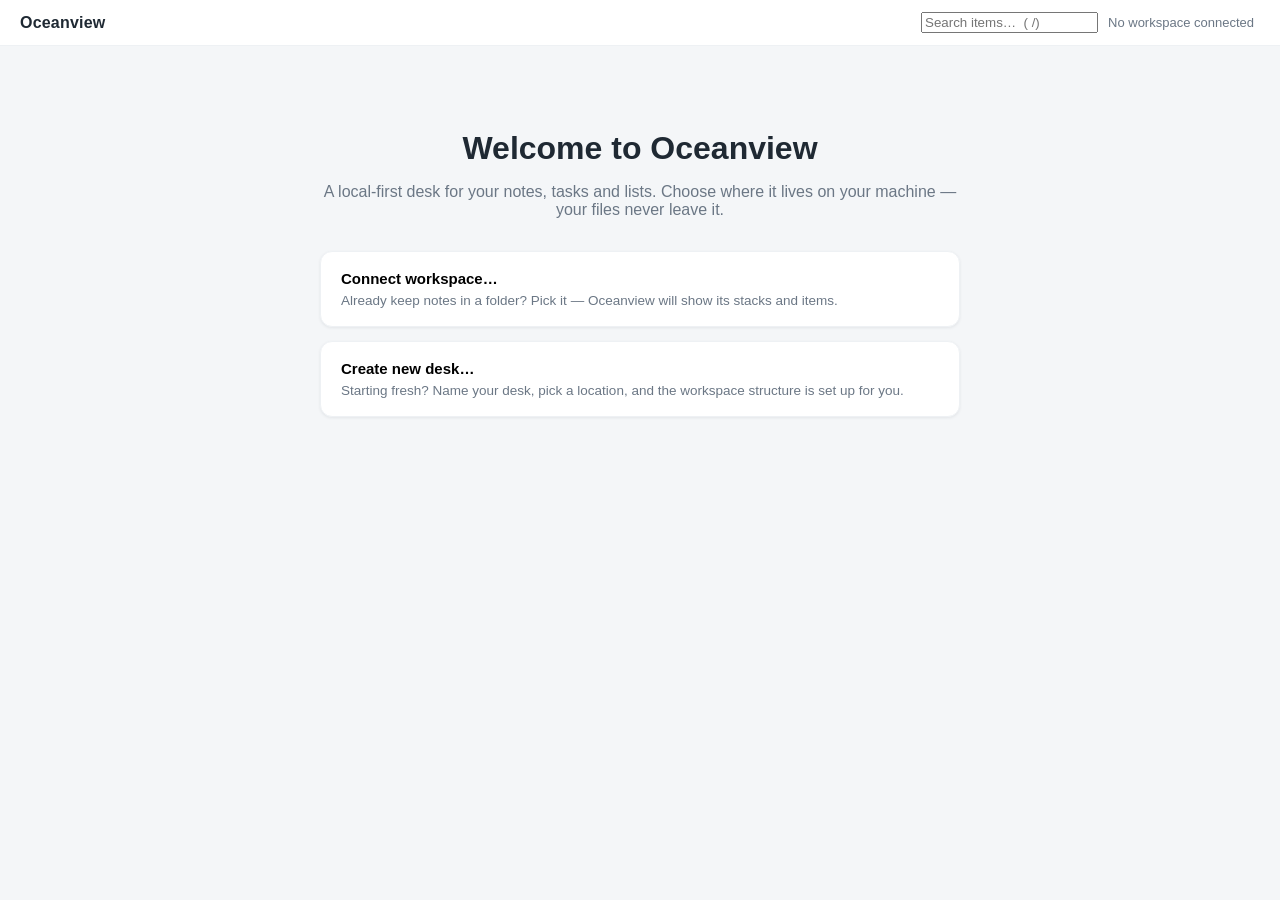
<file: index.html>
<!doctype html>
<html lang="en">
<head>
  <meta charset="utf-8">
  <meta name="viewport" content="width=device-width, initial-scale=1">
  <title>Oceanview</title>
  <link rel="stylesheet" href="styles.css">
  <link rel="manifest" href="manifest.webmanifest">
  <link rel="icon" href="icons/icon.svg" type="image/svg+xml">
</head>
<body>
  <header class="topbar">
    <div class="brand">Oceanview</div>
    <div class="toolbar">
      <span id="search-mount"></span>
      <button id="btn-scene" class="btn subtle hidden">Scene: off</button>
      <button id="btn-trash" class="btn subtle hidden">Trash</button>
      <span id="ws-status" class="ws-status">No workspace connected</span>
      <button id="btn-connect" class="btn primary hidden">Connect workspace…</button>
      <button id="btn-restore" class="btn hidden">Restore access…</button>
      <button id="btn-disconnect" class="btn subtle hidden">Disconnect</button>
    </div>
  </header>
  <main id="desk" class="desk"></main>
<canvas id="scene-canvas" class="scene-canvas hidden"></canvas>
  <div id="scene-vignette" class="scene-vignette"></div>
  <div id="err-overlay" style="display:none;position:fixed;right:16px;bottom:16px;max-width:520px;background:#3a1d1d;color:#ffd7d7;padding:14px 18px;border-radius:12px;font:12.5px/1.5 -apple-system,sans-serif;white-space:pre-wrap;z-index:9999;box-shadow:0 8px 30px rgba(0,0,0,.35);">
    <div id="err-text"></div>
    <button id="err-close" style="margin-top:8px;border:none;border-radius:8px;padding:4px 10px;cursor:pointer;">Dismiss</button>
  </div>
  <script>
    // Cache reset (self-service): /?reset=1 unregisters the service worker and
    // clears its caches, then reloads the clean app. Workspace data (IndexedDB
    // handle, files) is untouched.
    (function () {
      if (!new URLSearchParams(location.search).has('reset')) return;
      (async () => {
        try {
          const regs = await navigator.serviceWorker?.getRegistrations?.() ?? [];
          await Promise.all(regs.map((r) => r.unregister()));
          const keys = await caches?.keys?.() ?? [];
          await Promise.all(keys.map((k) => caches.delete(k)));
        } catch (e) {
          console.warn('reset failed', e);
        }
        location.replace(location.pathname);
      })();
    })();
    (function () {
      const box = document.getElementById('err-overlay');
      const text = document.getElementById('err-text');
      document.getElementById('err-close').addEventListener('click', () => { box.style.display = 'none'; });
      function show(msg) {
        box.style.display = 'block';
        text.textContent = 'Runtime error:\n' + msg;
      }
      window.addEventListener('error', (e) => show(e.message || String(e.error || 'unknown')));
      window.addEventListener('unhandledrejection', (e) => show(String(e.reason?.stack || e.reason || 'unhandled rejection')));
    })();
  </script>
  <script type="importmap">
    { "imports": { "three": "./vendor/three/three.module.js" } }
  </script>
  <script type="module" src="src/main.js"></script>
</body>
</html>
</file>
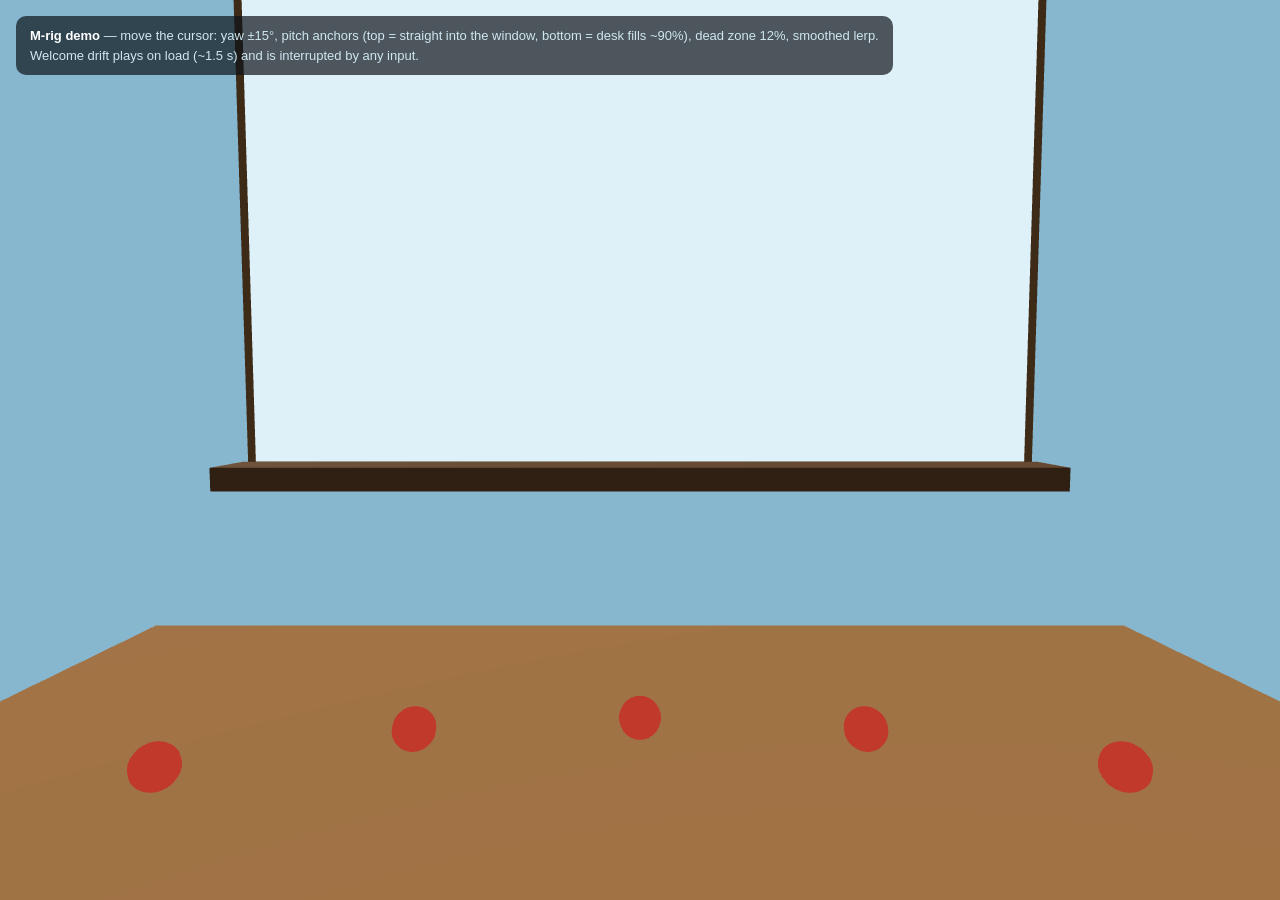
<file: m-rig.html>
<!doctype html>
<html lang="en">
<head>
  <meta charset="utf-8">
  <meta name="viewport" content="width=device-width, initial-scale=1">
  <title>Oceanview — M-rig camera demo</title>
  <style>
    body { margin: 0; overflow: hidden; background: #0e141a; font-family: -apple-system, sans-serif; }
    canvas { display: block; width: 100vw; height: 100vh; }
    .hud {
      position: fixed; left: 16px; top: 16px; color: #cfe6ef; font-size: 13px;
      background: rgba(14, 20, 26, 0.7); padding: 10px 14px; border-radius: 10px; line-height: 1.5;
    }
    .hud b { color: #fff; }
  </style>
</head>
<body>
  <canvas id="stage"></canvas>
  <div id="err" style="display:none;position:fixed;left:50%;top:50%;transform:translate(-50%,-50%);max-width:70vw;background:#3a1d1d;color:#ffd7d7;padding:16px 20px;border-radius:12px;font:13px/1.5 -apple-system,sans-serif;white-space:pre-wrap;"></div>
  <script>
    window.addEventListener('error', (e) => {
      const box = document.getElementById('err');
      box.style.display = 'block';
      box.textContent = 'Scene failed to load:\n' + (e.message || e.error?.message || e.error || 'unknown error');
    });
  </script>
  <div class="hud">
    <b>M-rig demo</b> — move the cursor: yaw ±15°, pitch anchors (top = straight into the window, bottom = desk fills ~90%), dead zone 12%, smoothed lerp.<br>
    Welcome drift plays on load (~1.5 s) and is interrupted by any input.
  </div>
  <script type="module">
    import * as THREE from '../vendor/three/three.module.js';
    import { createCameraRig } from '../src/visual/camera-rig.js';

    const canvas = document.getElementById('stage');
    const renderer = new THREE.WebGLRenderer({ canvas, antialias: true });
    renderer.setPixelRatio(Math.min(window.devicePixelRatio, 2));

    const scene = new THREE.Scene();
    scene.background = new THREE.Color(0x87b7cf);

    // Reference markers: window (far), windowsill, desk (near).
    const windowPane = new THREE.Mesh(
      new THREE.PlaneGeometry(1.4, 0.96),
      new THREE.MeshBasicMaterial({ color: 0xdff1f8 }),
    );
    windowPane.position.set(0, 1.45, -0.62);
    scene.add(windowPane);
    const frame = new THREE.Mesh(
      new THREE.BoxGeometry(1.46, 1.02, 0.05),
      new THREE.MeshStandardMaterial({ color: 0x8a6a4a }),
    );
    frame.position.set(0, 1.45, -0.68);
    scene.add(frame);
    // Windowsill between the window and the desk (future trinkets live here).
    const sill = new THREE.Mesh(
      new THREE.BoxGeometry(1.44, 0.04, 0.12),
      new THREE.MeshStandardMaterial({ color: 0x6f5540, roughness: 0.6 }),
    );
    sill.position.set(0, 0.95, -0.55);
    scene.add(sill);
    const desk = new THREE.Mesh(
      new THREE.BoxGeometry(1.4, 0.08, 1.12),
      new THREE.MeshStandardMaterial({ color: 0xb28a5f }),
    );
    desk.position.set(0, 0.72, 0.28);
    scene.add(desk);
    // Stacks on a semicircle around the viewer: left/right are as close as center.
    for (let i = 0; i < 5; i++) {
      const marker = new THREE.Mesh(
        new THREE.SphereGeometry(0.02, 16, 16),
        new THREE.MeshBasicMaterial({ color: 0xc0392b }),
      );
      const t = i / 4;
      const angle = (-30 + t * 60) * (Math.PI / 180);
      marker.position.set(Math.sin(angle) * 0.8, 0.79, 0.95 - Math.cos(angle) * 0.8);
      scene.add(marker);
    }

    scene.add(new THREE.HemisphereLight(0xfff2e0, 0x6b5a48, 1.0));
    const sun = new THREE.DirectionalLight(0xffe6c0, 1.7);
    sun.position.set(-1.0, 2.0, -0.8);
    scene.add(sun);

    const camera = new THREE.PerspectiveCamera(55, 2, 0.02, 40);
    camera.position.set(0, 1.18, 0.95);
    camera.lookAt(0, 1.18, 0);

    const rig = createCameraRig({ camera, domElement: canvas });
    rig.attach();

    function resize() {
      renderer.setSize(window.innerWidth, window.innerHeight, false);
      camera.aspect = window.innerWidth / window.innerHeight;
      camera.updateProjectionMatrix();
    }
    window.addEventListener('resize', resize);
    resize();

    function loop(now) {
      rig.tick(now);
      renderer.render(scene, camera);
      requestAnimationFrame(loop);
    }
    requestAnimationFrame(loop);
  </script>
</body>
</html>
</file>
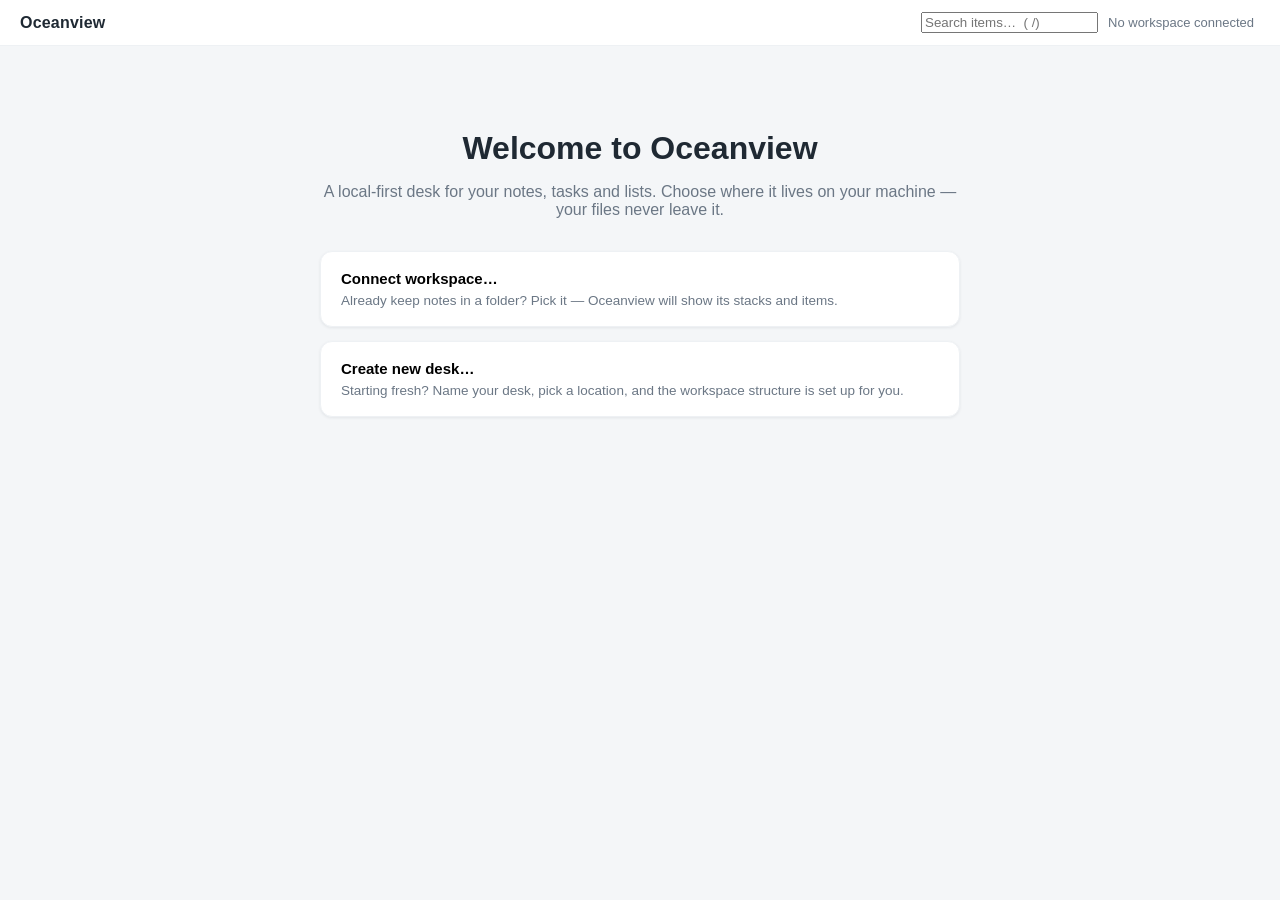
<file: reset.html>
<!doctype html>
<html lang="en">
<head>
  <meta charset="utf-8">
  <meta name="viewport" content="width=device-width, initial-scale=1">
  <title>Oceanview — cache reset</title>
  <style>
    body { font: 14px/1.5 -apple-system, sans-serif; background: #f4f6f8; color: #1f2933; display: grid; place-items: center; height: 100vh; margin: 0; }
    .card { background: #fff; border-radius: 12px; box-shadow: 0 4px 16px rgba(31,41,51,.08); padding: 28px 32px; max-width: 420px; text-align: center; }
    h1 { font-size: 18px; margin: 0 0 8px; }
    p { color: #616e7c; margin: 0 0 12px; }
    code { background: #eef1f4; border-radius: 6px; padding: 2px 6px; }
  </style>
</head>
<body>
  <div class="card">
    <h1>Resetting Oceanview cache…</h1>
    <p id="status">Unregistering the service worker and clearing caches.</p>
    <p><small>Your workspace folder connection is kept.</small></p>
  </div>
  <script>
    // This page is intentionally never precached: it must always reach the
    // network so it can rescue a stale service worker / cache combination.
    (async () => {
      const status = document.getElementById('status');
      const done = [];
      try {
        if ('serviceWorker' in navigator) {
          const regs = await navigator.serviceWorker.getRegistrations();
          await Promise.all(regs.map((r) => r.unregister()));
          done.push(`unregistered ${regs.length} service worker(s)`);
        }
      } catch (e) {
        done.push('SW unregister failed: ' + e.message);
      }
      try {
        const keys = await caches.keys();
        await Promise.all(keys.map((k) => caches.delete(k)));
        done.push(`cleared ${keys.length} cache(s)`);
      } catch (e) {
        done.push('cache clear failed: ' + e.message);
      }
      status.textContent = done.join(' · ') + ' — reloading…';
      setTimeout(() => location.replace('/?fresh=' + Date.now()), 600);
    })();
  </script>
</body>
</html>
</file>
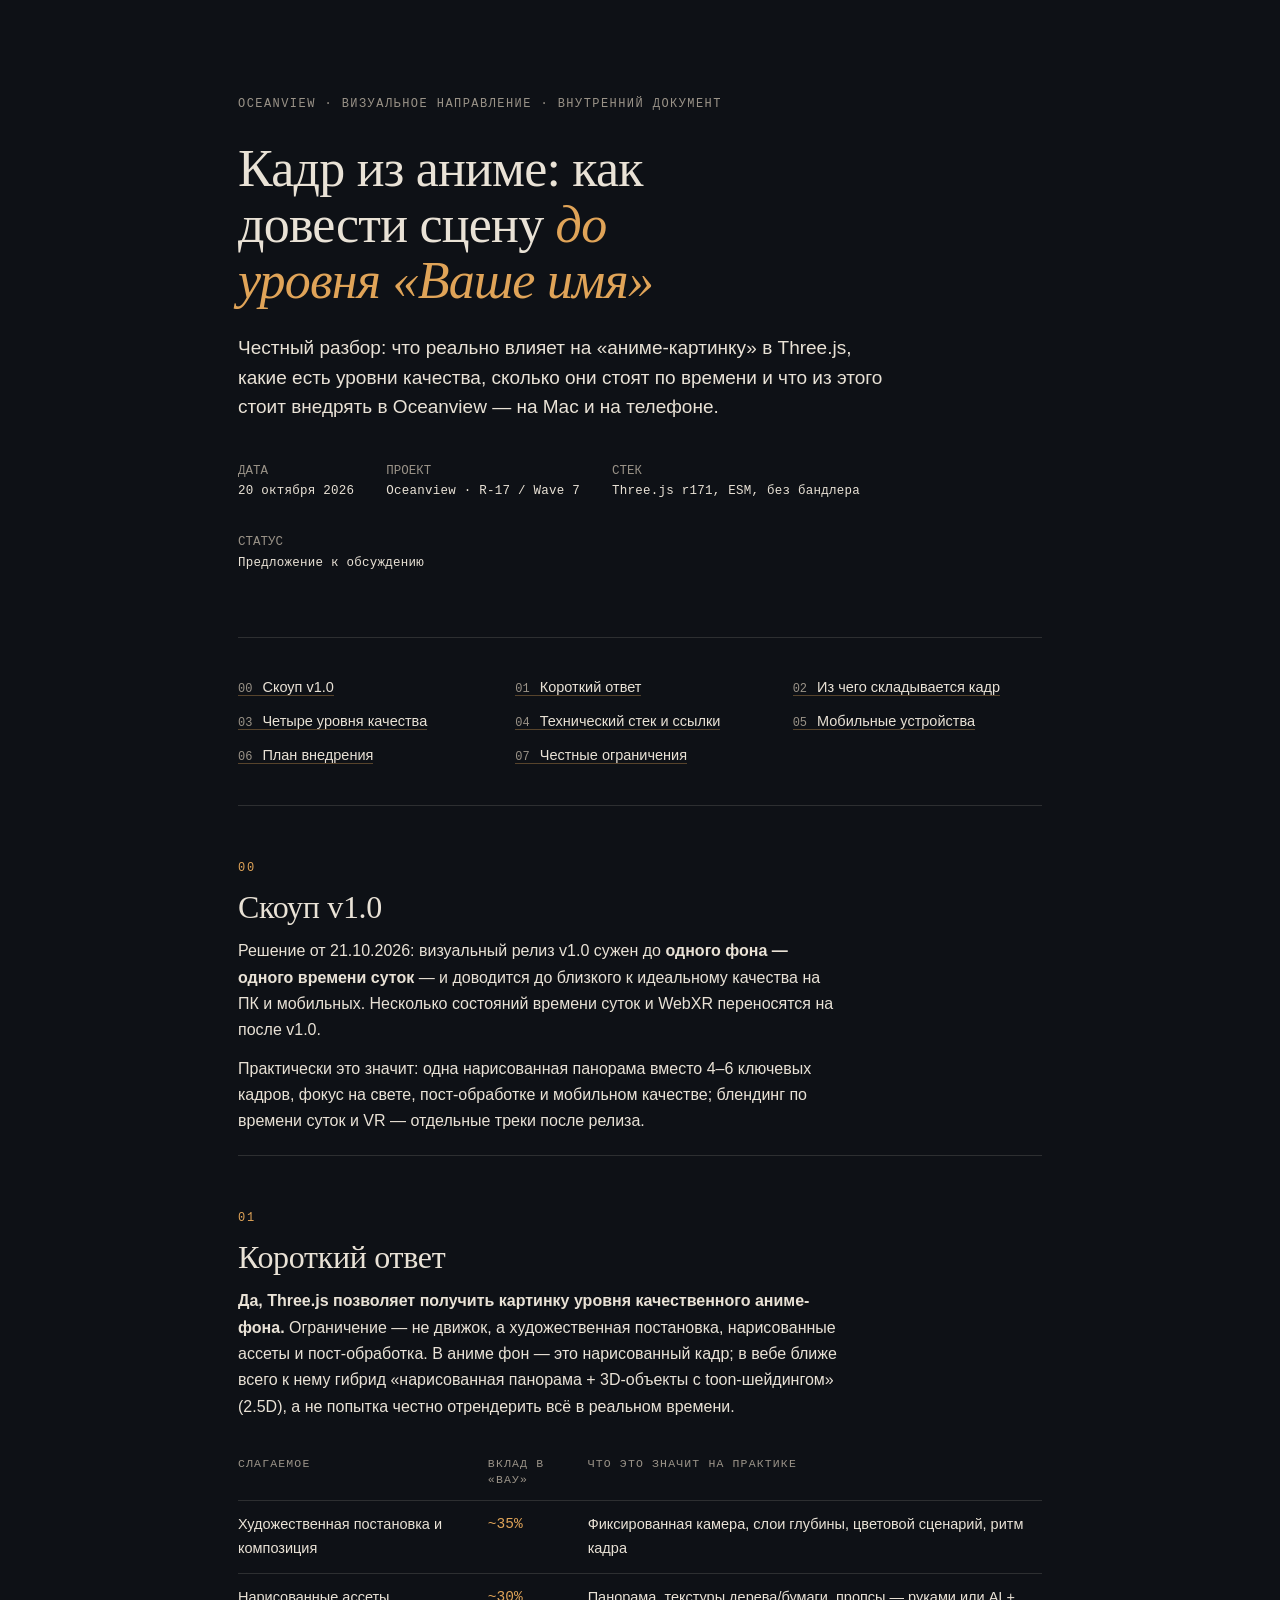
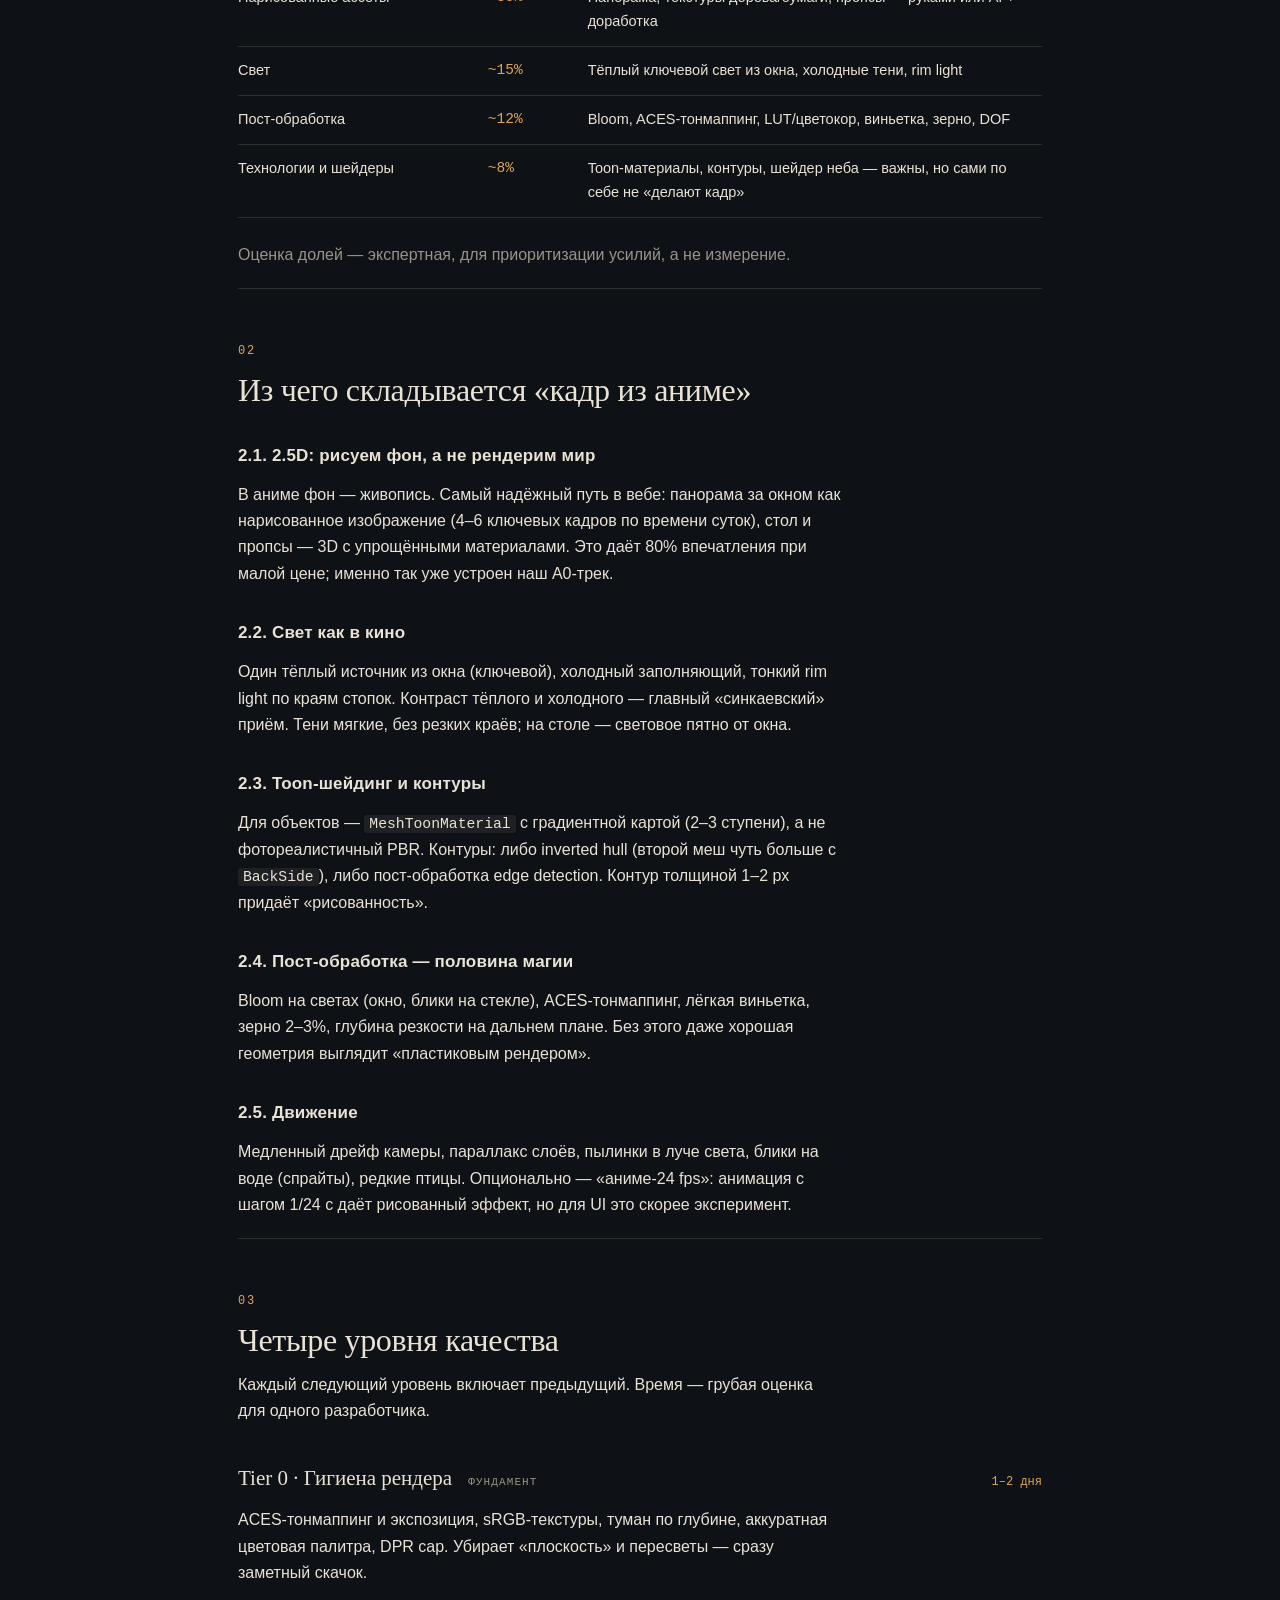
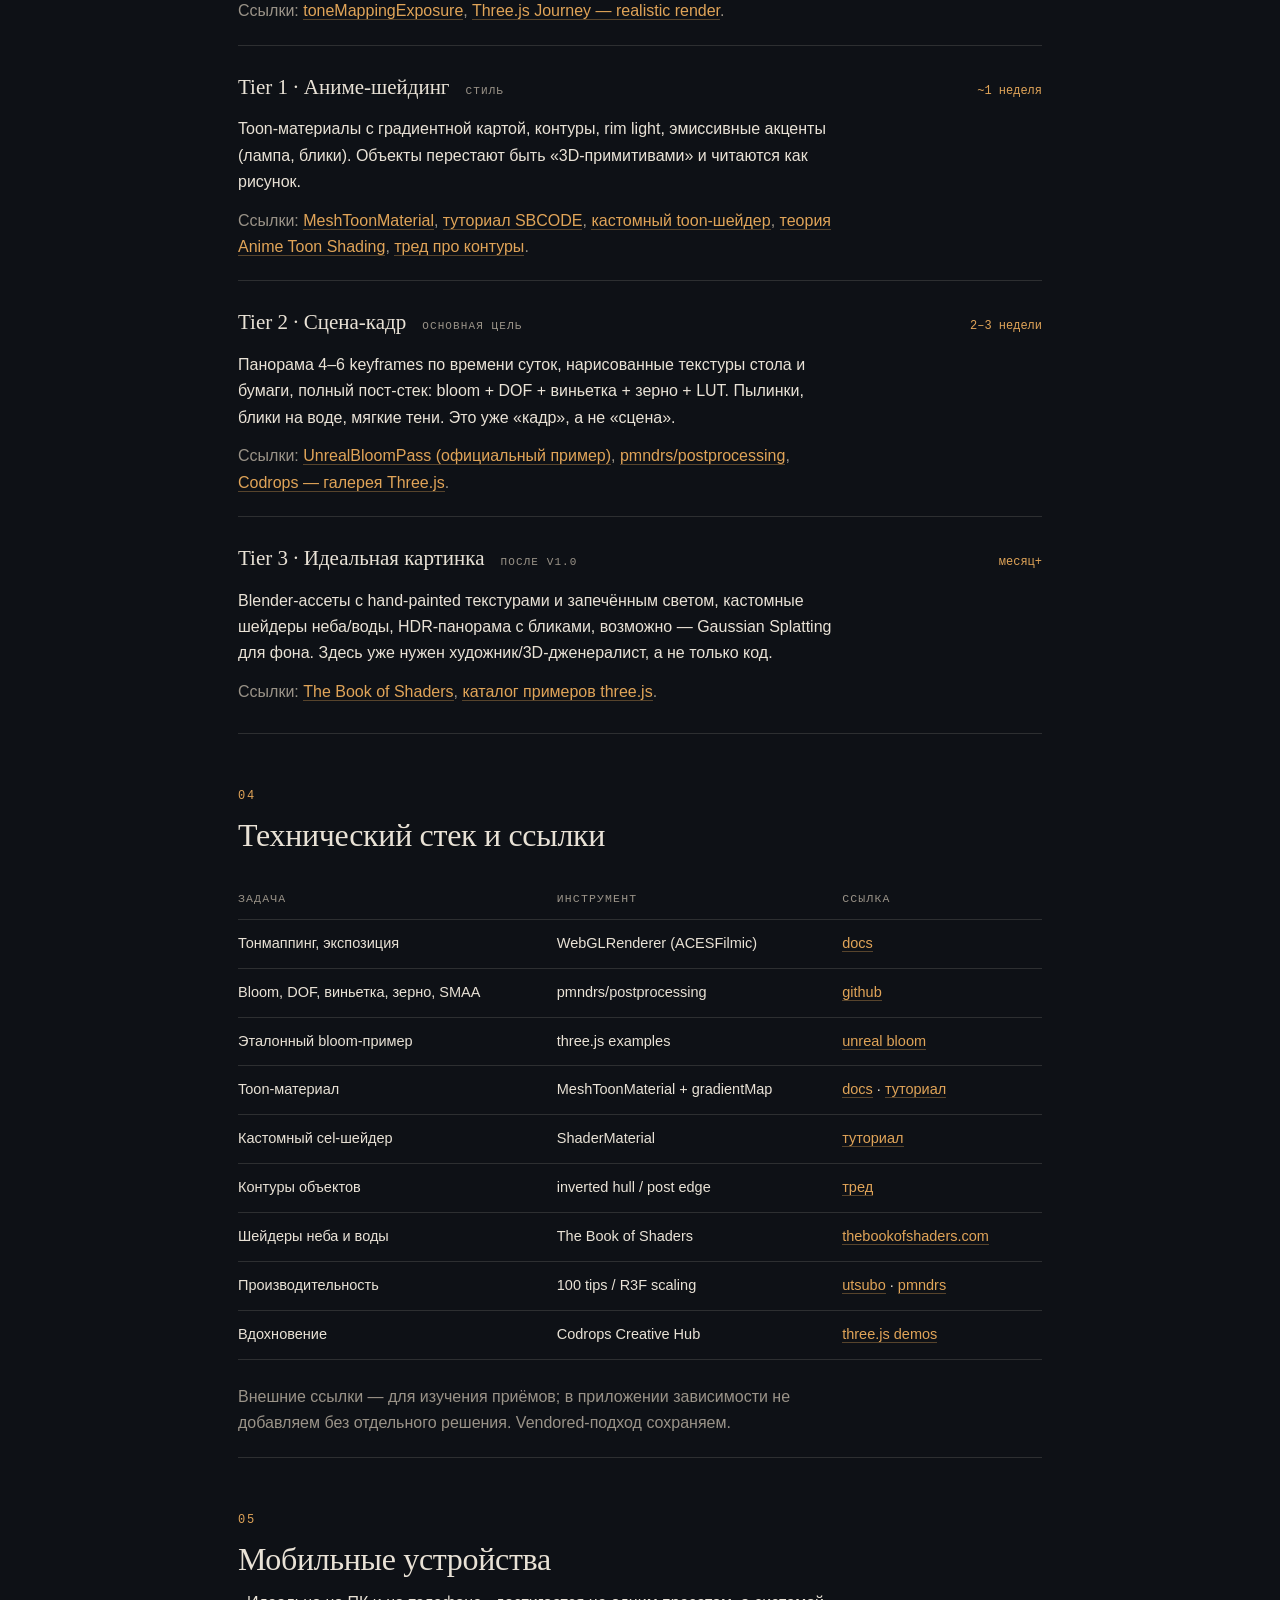
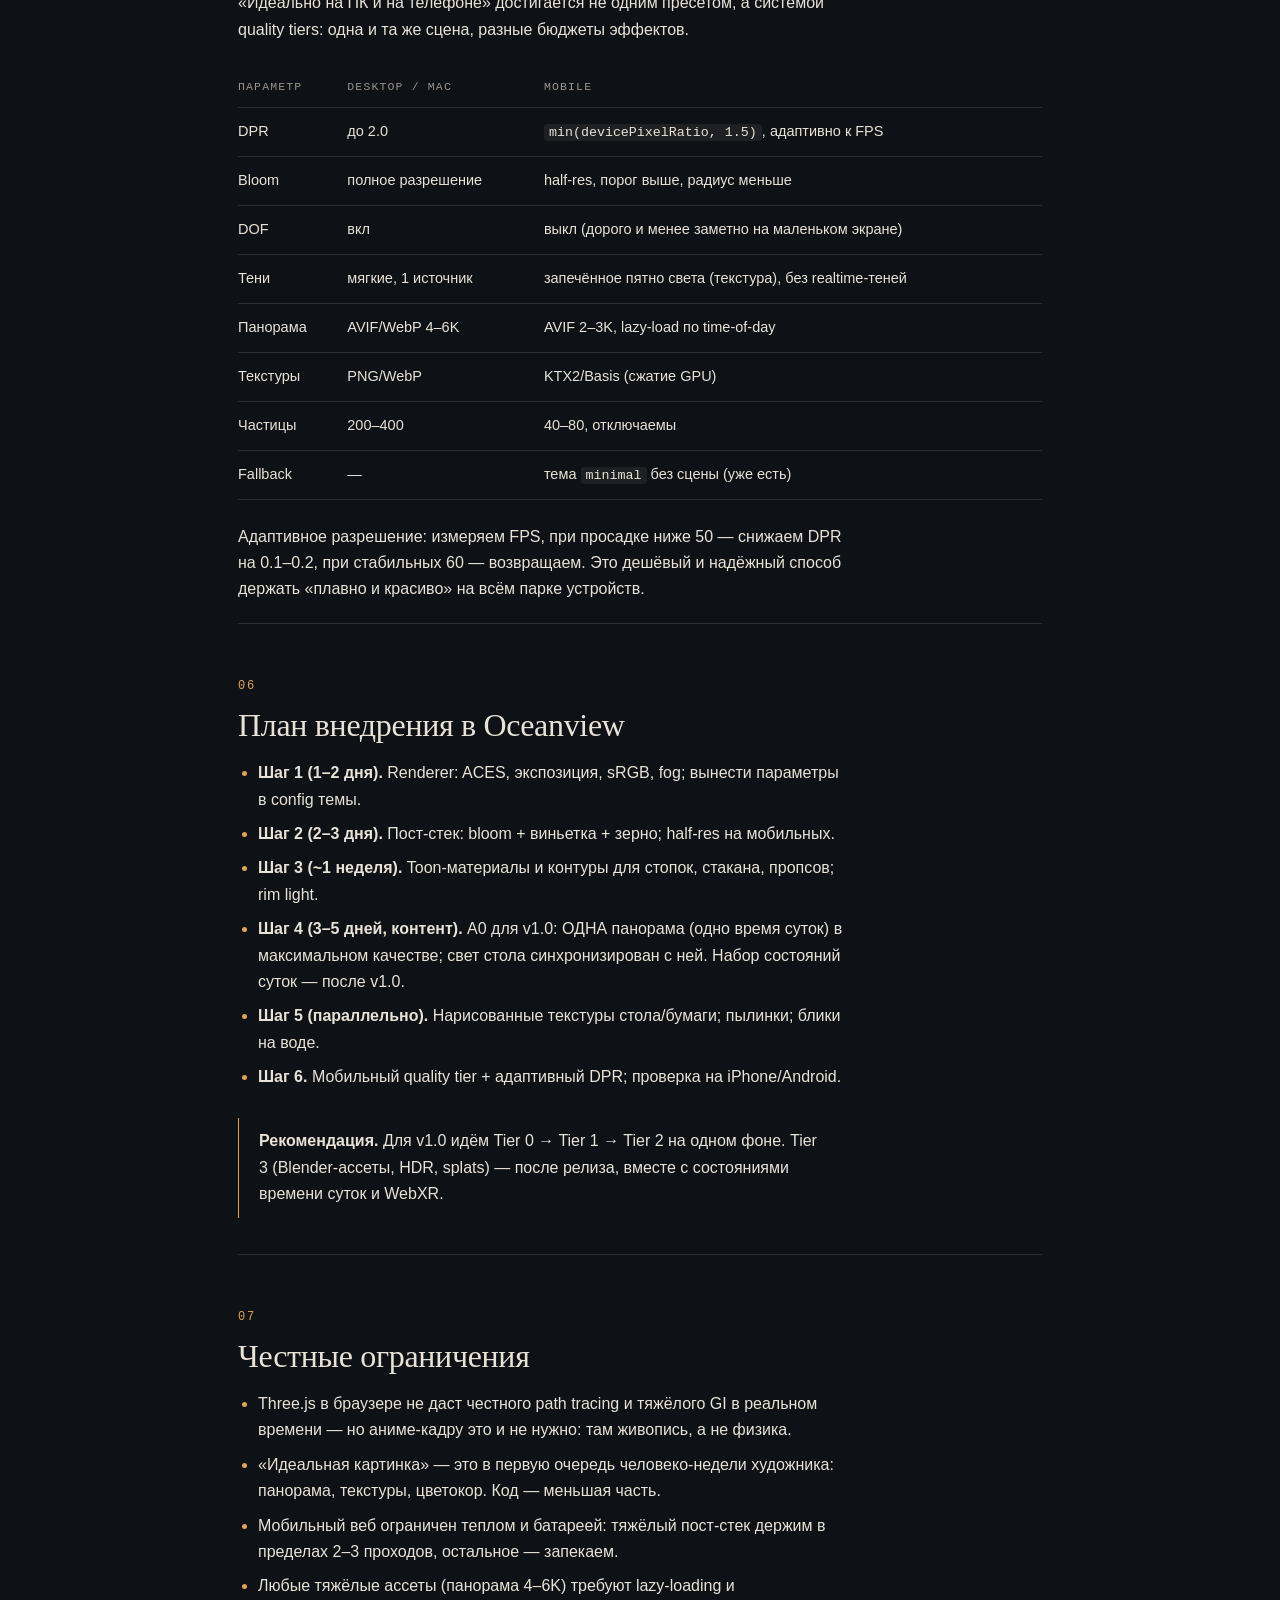
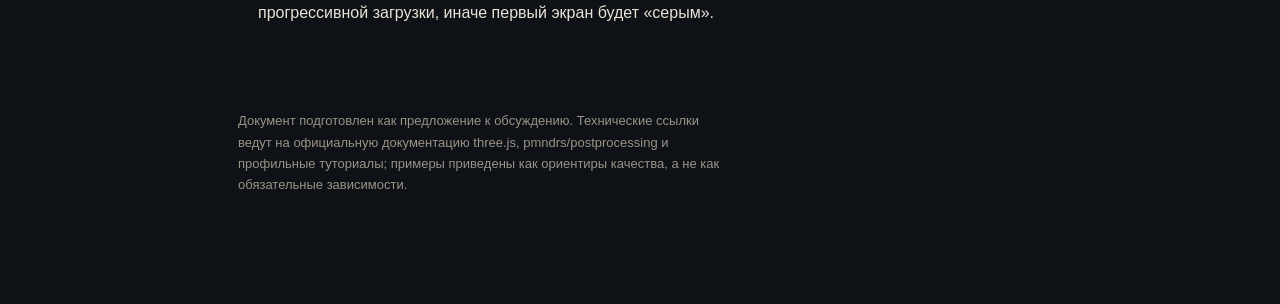
<file: docs/visual-quality-plan.html>
<!doctype html>
<html lang="ru">
<head>
<meta charset="utf-8">
<meta name="viewport" content="width=device-width, initial-scale=1">
<title>Oceanview — как довести сцену до «кадра из аниме»</title>
<style>
  :root {
    --bg: #0e1116;
    --ink: #e9e2d6;
    --muted: #9a9388;
    --line: rgba(233, 226, 214, 0.14);
    --accent: #e0a458;
  }
  * { box-sizing: border-box; }
  html { scroll-behavior: smooth; }
  body {
    margin: 0;
    background: var(--bg);
    color: var(--ink);
    font: 16px/1.65 -apple-system, BlinkMacSystemFont, "Segoe UI", sans-serif;
  }
  .wrap { max-width: 860px; margin: 0 auto; padding: 0 28px 96px; }
  header.cover { padding: 96px 0 64px; border-bottom: 1px solid var(--line); }
  .kicker {
    font: 12px/1.4 ui-monospace, SFMono-Regular, Menlo, monospace;
    letter-spacing: 0.12em; text-transform: uppercase; color: var(--muted);
    margin-bottom: 28px;
  }
  h1 {
    font-family: "Iowan Old Style", "Palatino Linotype", Georgia, serif;
    font-weight: 500; font-size: clamp(34px, 5vw, 52px); line-height: 1.08;
    letter-spacing: -0.015em; margin: 0 0 24px; max-width: 18ch;
  }
  h1 em { font-style: italic; color: var(--accent); }
  .lede { font-size: 19px; line-height: 1.55; color: var(--ink); max-width: 62ch; margin: 0 0 40px; }
  .meta {
    display: flex; gap: 32px; flex-wrap: wrap;
    font: 12.5px/1.5 ui-monospace, SFMono-Regular, Menlo, monospace;
    color: var(--muted);
  }
  .meta b { display: block; color: var(--ink); font-weight: 500; margin-top: 2px; letter-spacing: 0.02em; }
  nav.toc { padding: 36px 0; border-bottom: 1px solid var(--line); }
  nav.toc ol { list-style: none; margin: 0; padding: 0; display: grid; grid-template-columns: repeat(auto-fit, minmax(240px, 1fr)); gap: 8px 28px; }
  nav.toc a { color: var(--ink); text-decoration: none; font-size: 14.5px; }
  nav.toc a:hover { color: var(--accent); }
  nav.toc .num { color: var(--muted); font-family: ui-monospace, Menlo, monospace; font-size: 12px; margin-right: 10px; }
  section { padding: 56px 0 8px; border-bottom: 1px solid var(--line); }
  section:last-of-type { border-bottom: 0; }
  h2 {
    font-family: "Iowan Old Style", Georgia, serif; font-weight: 500;
    font-size: clamp(24px, 3vw, 32px); letter-spacing: -0.01em; line-height: 1.2;
    margin: 0 0 8px;
  }
  .sec-num { font: 12px/1 ui-monospace, Menlo, monospace; color: var(--accent); letter-spacing: 0.14em; display: block; margin-bottom: 14px; }
  h3 { font-size: 17px; font-weight: 600; margin: 32px 0 8px; letter-spacing: 0.01em; }
  p { max-width: 68ch; margin: 12px 0; }
  .muted { color: var(--muted); }
  a { color: var(--accent); text-decoration: none; border-bottom: 1px solid rgba(224, 164, 88, 0.35); }
  a:hover { border-bottom-color: var(--accent); }
  .table-wrap { overflow-x: auto; margin: 24px 0; }
  table { border-collapse: collapse; width: 100%; font-size: 14.5px; }
  th, td { text-align: left; padding: 12px 14px 12px 0; border-bottom: 1px solid var(--line); vertical-align: top; }
  th { font: 11.5px/1.4 ui-monospace, Menlo, monospace; text-transform: uppercase; letter-spacing: 0.1em; color: var(--muted); font-weight: 500; }
  td.num { font-family: ui-monospace, Menlo, monospace; color: var(--accent); white-space: nowrap; }
  .callout { border-left: 1px solid var(--accent); padding: 4px 0 4px 20px; margin: 28px 0; max-width: 66ch; }
  .callout p { margin: 6px 0; }
  ul.clean { padding-left: 20px; max-width: 68ch; }
  ul.clean li { margin: 8px 0; }
  ul.clean li::marker { color: var(--accent); }
  .tier { border-top: 1px solid var(--line); padding: 24px 0 8px; }
  .tier:first-of-type { border-top: 0; }
  .tier-head { display: flex; align-items: baseline; gap: 16px; flex-wrap: wrap; margin-bottom: 6px; }
  .tier-name { font-family: "Iowan Old Style", Georgia, serif; font-size: 21px; }
  .tier-tag { font: 11px/1 ui-monospace, Menlo, monospace; text-transform: uppercase; letter-spacing: 0.1em; color: var(--muted); }
  .tier-time { margin-left: auto; font: 12px/1 ui-monospace, Menlo, monospace; color: var(--accent); }
  footer { padding: 48px 0 0; color: var(--muted); font-size: 13px; max-width: 68ch; }
  code { font-family: ui-monospace, Menlo, monospace; font-size: 0.92em; background: rgba(233,226,214,0.07); padding: 1px 5px; border-radius: 3px; }
  @media (max-width: 640px) {
    .wrap { padding: 0 18px 64px; }
    header.cover { padding: 64px 0 44px; }
    .lede { font-size: 17px; }
    .meta { gap: 18px; }
  }
</style>
</head>
<body>
<div class="wrap">

<header class="cover">
  <div class="kicker">Oceanview · визуальное направление · внутренний документ</div>
  <h1>Кадр из аниме: как довести сцену <em>до уровня «Ваше имя»</em></h1>
  <p class="lede">Честный разбор: что реально влияет на «аниме-картинку» в Three.js, какие есть уровни качества, сколько они стоят по времени и что из этого стоит внедрять в Oceanview — на Mac и на телефоне.</p>
  <div class="meta">
    <div>ДАТА<b>20 октября 2026</b></div>
    <div>ПРОЕКТ<b>Oceanview · R-17 / Wave 7</b></div>
    <div>СТЕК<b>Three.js r171, ESM, без бандлера</b></div>
    <div>СТАТУС<b>Предложение к обсуждению</b></div>
  </div>
</header>

<nav class="toc">
  <ol>
    <li><a href="#scope"><span class="num">00</span>Скоуп v1.0</a></li>
    <li><a href="#answer"><span class="num">01</span>Короткий ответ</a></li>
    <li><a href="#pillars"><span class="num">02</span>Из чего складывается кадр</a></li>
    <li><a href="#tiers"><span class="num">03</span>Четыре уровня качества</a></li>
    <li><a href="#stack"><span class="num">04</span>Технический стек и ссылки</a></li>
    <li><a href="#mobile"><span class="num">05</span>Мобильные устройства</a></li>
    <li><a href="#plan"><span class="num">06</span>План внедрения</a></li>
    <li><a href="#limits"><span class="num">07</span>Честные ограничения</a></li>
  </ol>
</nav>

<section id="scope">
  <span class="sec-num">00</span>
  <h2>Скоуп v1.0</h2>
  <p>Решение от 21.10.2026: визуальный релиз v1.0 сужен до <strong>одного фона — одного времени суток</strong> — и доводится до близкого к идеальному качества на ПК и мобильных. Несколько состояний времени суток и WebXR переносятся на после v1.0.</p>
  <p>Практически это значит: одна нарисованная панорама вместо 4–6 ключевых кадров, фокус на свете, пост-обработке и мобильном качестве; блендинг по времени суток и VR — отдельные треки после релиза.</p>
</section>

<section id="answer">
  <span class="sec-num">01</span>
  <h2>Короткий ответ</h2>
  <p><strong>Да, Three.js позволяет получить картинку уровня качественного аниме-фона.</strong> Ограничение — не движок, а художественная постановка, нарисованные ассеты и пост-обработка. В аниме фон — это нарисованный кадр; в вебе ближе всего к нему гибрид «нарисованная панорама + 3D-объекты с toon-шейдингом» (2.5D), а не попытка честно отрендерить всё в реальном времени.</p>
  <div class="table-wrap">
    <table>
      <thead><tr><th>Слагаемое</th><th class="num">Вклад в «вау»</th><th>Что это значит на практике</th></tr></thead>
      <tbody>
        <tr><td>Художественная постановка и композиция</td><td class="num">~35%</td><td>Фиксированная камера, слои глубины, цветовой сценарий, ритм кадра</td></tr>
        <tr><td>Нарисованные ассеты</td><td class="num">~30%</td><td>Панорама, текстуры дерева/бумаги, пропсы — руками или AI + доработка</td></tr>
        <tr><td>Свет</td><td class="num">~15%</td><td>Тёплый ключевой свет из окна, холодные тени, rim light</td></tr>
        <tr><td>Пост-обработка</td><td class="num">~12%</td><td>Bloom, ACES-тонмаппинг, LUT/цветокор, виньетка, зерно, DOF</td></tr>
        <tr><td>Технологии и шейдеры</td><td class="num">~8%</td><td>Toon-материалы, контуры, шейдер неба — важны, но сами по себе не «делают кадр»</td></tr>
      </tbody>
    </table>
  </div>
  <p class="muted">Оценка долей — экспертная, для приоритизации усилий, а не измерение.</p>
</section>

<section id="pillars">
  <span class="sec-num">02</span>
  <h2>Из чего складывается «кадр из аниме»</h2>

  <h3>2.1. 2.5D: рисуем фон, а не рендерим мир</h3>
  <p>В аниме фон — живопись. Самый надёжный путь в вебе: панорама за окном как нарисованное изображение (4–6 ключевых кадров по времени суток), стол и пропсы — 3D с упрощёнными материалами. Это даёт 80% впечатления при малой цене; именно так уже устроен наш A0-трек.</p>

  <h3>2.2. Свет как в кино</h3>
  <p>Один тёплый источник из окна (ключевой), холодный заполняющий, тонкий rim light по краям стопок. Контраст тёплого и холодного — главный «синкаевский» приём. Тени мягкие, без резких краёв; на столе — световое пятно от окна.</p>

  <h3>2.3. Toon-шейдинг и контуры</h3>
  <p>Для объектов — <code>MeshToonMaterial</code> с градиентной картой (2–3 ступени), а не фотореалистичный PBR. Контуры: либо inverted hull (второй меш чуть больше с <code>BackSide</code>), либо пост-обработка edge detection. Контур толщиной 1–2 px придаёт «рисованность».</p>

  <h3>2.4. Пост-обработка — половина магии</h3>
  <p>Bloom на светах (окно, блики на стекле), ACES-тонмаппинг, лёгкая виньетка, зерно 2–3%, глубина резкости на дальнем плане. Без этого даже хорошая геометрия выглядит «пластиковым рендером».</p>

  <h3>2.5. Движение</h3>
  <p>Медленный дрейф камеры, параллакс слоёв, пылинки в луче света, блики на воде (спрайты), редкие птицы. Опционально — «аниме-24 fps»: анимация с шагом 1/24 с даёт рисованный эффект, но для UI это скорее эксперимент.</p>
</section>

<section id="tiers">
  <span class="sec-num">03</span>
  <h2>Четыре уровня качества</h2>
  <p>Каждый следующий уровень включает предыдущий. Время — грубая оценка для одного разработчика.</p>

  <div class="tier">
    <div class="tier-head"><span class="tier-name">Tier 0 · Гигиена рендера</span><span class="tier-tag">фундамент</span><span class="tier-time">1–2 дня</span></div>
    <p>ACES-тонмаппинг и экспозиция, sRGB-текстуры, туман по глубине, аккуратная цветовая палитра, DPR cap. Убирает «плоскость» и пересветы — сразу заметный скачок.</p>
    <p class="muted">Ссылки: <a href="https://threejs.org/docs/#api/en/renderers/WebGLRenderer.toneMappingExposure">toneMappingExposure</a>, <a href="https://threejs-journey.com/lessons/realistic-render">Three.js Journey — realistic render</a>.</p>
  </div>

  <div class="tier">
    <div class="tier-head"><span class="tier-name">Tier 1 · Аниме-шейдинг</span><span class="tier-tag">стиль</span><span class="tier-time">~1 неделя</span></div>
    <p>Toon-материалы с градиентной картой, контуры, rim light, эмиссивные акценты (лампа, блики). Объекты перестают быть «3D-примитивами» и читаются как рисунок.</p>
    <p class="muted">Ссылки: <a href="https://threejs.org/docs/pages/MeshToonMaterial.html">MeshToonMaterial</a>, <a href="https://sbcode.net/threejs/meshtoonmaterial">туториал SBCODE</a>, <a href="https://www.maya-ndljk.com/blog/threejs-basic-toon-shader">кастомный toon-шейдер</a>, <a href="http://imaginaryblend.com/2018/06/26/anime-toon-shading">теория Anime Toon Shading</a>, <a href="https://discourse.threejs.org/t/how-to-create-this-smooth-cartoon-style-with-outlines-in-three-js/60862">тред про контуры</a>.</p>
  </div>

  <div class="tier">
    <div class="tier-head"><span class="tier-name">Tier 2 · Сцена-кадр</span><span class="tier-tag">основная цель</span><span class="tier-time">2–3 недели</span></div>
    <p>Панорама 4–6 keyframes по времени суток, нарисованные текстуры стола и бумаги, полный пост-стек: bloom + DOF + виньетка + зерно + LUT. Пылинки, блики на воде, мягкие тени. Это уже «кадр», а не «сцена».</p>
    <p class="muted">Ссылки: <a href="https://threejs.org/examples/webgl_postprocessing_unreal_bloom.html">UnrealBloomPass (официальный пример)</a>, <a href="https://github.com/pmndrs/postprocessing">pmndrs/postprocessing</a>, <a href="https://tympanus.net/codrops/hub/tag/three-js">Codrops — галерея Three.js</a>.</p>
  </div>

  <div class="tier">
    <div class="tier-head"><span class="tier-name">Tier 3 · Идеальная картинка</span><span class="tier-tag">после v1.0</span><span class="tier-time">месяц+</span></div>
    <p>Blender-ассеты с hand-painted текстурами и запечённым светом, кастомные шейдеры неба/воды, HDR-панорама с бликами, возможно — Gaussian Splatting для фона. Здесь уже нужен художник/3D-дженералист, а не только код.</p>
    <p class="muted">Ссылки: <a href="https://thebookofshaders.com">The Book of Shaders</a>, <a href="https://threejs.org/examples/">каталог примеров three.js</a>.</p>
  </div>
</section>

<section id="stack">
  <span class="sec-num">04</span>
  <h2>Технический стек и ссылки</h2>
  <div class="table-wrap">
    <table>
      <thead><tr><th>Задача</th><th>Инструмент</th><th>Ссылка</th></tr></thead>
      <tbody>
        <tr><td>Тонмаппинг, экспозиция</td><td>WebGLRenderer (ACESFilmic)</td><td><a href="https://threejs.org/docs/#api/en/renderers/WebGLRenderer.toneMappingExposure">docs</a></td></tr>
        <tr><td>Bloom, DOF, виньетка, зерно, SMAA</td><td>pmndrs/postprocessing</td><td><a href="https://github.com/pmndrs/postprocessing">github</a></td></tr>
        <tr><td>Эталонный bloom-пример</td><td>three.js examples</td><td><a href="https://threejs.org/examples/webgl_postprocessing_unreal_bloom.html">unreal bloom</a></td></tr>
        <tr><td>Toon-материал</td><td>MeshToonMaterial + gradientMap</td><td><a href="https://threejs.org/docs/pages/MeshToonMaterial.html">docs</a> · <a href="https://sbcode.net/threejs/meshtoonmaterial">туториал</a></td></tr>
        <tr><td>Кастомный cel-шейдер</td><td>ShaderMaterial</td><td><a href="https://www.maya-ndljk.com/blog/threejs-basic-toon-shader">туториал</a></td></tr>
        <tr><td>Контуры объектов</td><td>inverted hull / post edge</td><td><a href="https://discourse.threejs.org/t/how-to-create-this-smooth-cartoon-style-with-outlines-in-three-js/60862">тред</a></td></tr>
        <tr><td>Шейдеры неба и воды</td><td>The Book of Shaders</td><td><a href="https://thebookofshaders.com">thebookofshaders.com</a></td></tr>
        <tr><td>Производительность</td><td>100 tips / R3F scaling</td><td><a href="https://www.utsubo.com/threejs-best-practices-100-tips">utsubo</a> · <a href="https://r3f.docs.pmnd.rs/advanced/scaling-performance">pmndrs</a></td></tr>
        <tr><td>Вдохновение</td><td>Codrops Creative Hub</td><td><a href="https://tympanus.net/codrops/hub/tag/three-js">three.js demos</a></td></tr>
      </tbody>
    </table>
  </div>
  <p class="muted">Внешние ссылки — для изучения приёмов; в приложении зависимости не добавляем без отдельного решения. Vendored-подход сохраняем.</p>
</section>

<section id="mobile">
  <span class="sec-num">05</span>
  <h2>Мобильные устройства</h2>
  <p>«Идеально на ПК и на телефоне» достигается не одним пресетом, а системой quality tiers: одна и та же сцена, разные бюджеты эффектов.</p>
  <div class="table-wrap">
    <table>
      <thead><tr><th>Параметр</th><th>Desktop / Mac</th><th>Mobile</th></tr></thead>
      <tbody>
        <tr><td>DPR</td><td>до 2.0</td><td><code>min(devicePixelRatio, 1.5)</code>, адаптивно к FPS</td></tr>
        <tr><td>Bloom</td><td>полное разрешение</td><td>half-res, порог выше, радиус меньше</td></tr>
        <tr><td>DOF</td><td>вкл</td><td>выкл (дорого и менее заметно на маленьком экране)</td></tr>
        <tr><td>Тени</td><td>мягкие, 1 источник</td><td>запечённое пятно света (текстура), без realtime-теней</td></tr>
        <tr><td>Панорама</td><td>AVIF/WebP 4–6K</td><td>AVIF 2–3K, lazy-load по time-of-day</td></tr>
        <tr><td>Текстуры</td><td>PNG/WebP</td><td>KTX2/Basis (сжатие GPU)</td></tr>
        <tr><td>Частицы</td><td>200–400</td><td>40–80, отключаемы</td></tr>
        <tr><td>Fallback</td><td>—</td><td>тема <code>minimal</code> без сцены (уже есть)</td></tr>
      </tbody>
    </table>
  </div>
  <p>Адаптивное разрешение: измеряем FPS, при просадке ниже 50 — снижаем DPR на 0.1–0.2, при стабильных 60 — возвращаем. Это дешёвый и надёжный способ держать «плавно и красиво» на всём парке устройств.</p>
</section>

<section id="plan">
  <span class="sec-num">06</span>
  <h2>План внедрения в Oceanview</h2>
  <ul class="clean">
    <li><strong>Шаг 1 (1–2 дня).</strong> Renderer: ACES, экспозиция, sRGB, fog; вынести параметры в config темы.</li>
    <li><strong>Шаг 2 (2–3 дня).</strong> Пост-стек: bloom + виньетка + зерно; half-res на мобильных.</li>
    <li><strong>Шаг 3 (~1 неделя).</strong> Toon-материалы и контуры для стопок, стакана, пропсов; rim light.</li>
    <li><strong>Шаг 4 (3–5 дней, контент).</strong> A0 для v1.0: ОДНА панорама (одно время суток) в максимальном качестве; свет стола синхронизирован с ней. Набор состояний суток — после v1.0.</li>
    <li><strong>Шаг 5 (параллельно).</strong> Нарисованные текстуры стола/бумаги; пылинки; блики на воде.</li>
    <li><strong>Шаг 6.</strong> Мобильный quality tier + адаптивный DPR; проверка на iPhone/Android.</li>
  </ul>
  <div class="callout">
    <p><strong>Рекомендация.</strong> Для v1.0 идём Tier 0 → Tier 1 → Tier 2 на одном фоне. Tier 3 (Blender-ассеты, HDR, splats) — после релиза, вместе с состояниями времени суток и WebXR.</p>
  </div>
</section>

<section id="limits">
  <span class="sec-num">07</span>
  <h2>Честные ограничения</h2>
  <ul class="clean">
    <li>Three.js в браузере не даст честного path tracing и тяжёлого GI в реальном времени — но аниме-кадру это и не нужно: там живопись, а не физика.</li>
    <li>«Идеальная картинка» — это в первую очередь человеко-недели художника: панорама, текстуры, цветокор. Код — меньшая часть.</li>
    <li>Мобильный веб ограничен теплом и батареей: тяжёлый пост-стек держим в пределах 2–3 проходов, остальное — запекаем.</li>
    <li>Любые тяжёлые ассеты (панорама 4–6K) требуют lazy-loading и прогрессивной загрузки, иначе первый экран будет «серым».</li>
  </ul>
</section>

<footer>
  <p>Документ подготовлен как предложение к обсуждению. Технические ссылки ведут на официальную документацию three.js, pmndrs/postprocessing и профильные туториалы; примеры приведены как ориентиры качества, а не как обязательные зависимости.</p>
</footer>

</div>
</body>
</html>
</file>
<file: styles.css>
/* Oceanview — calm placeholder theme (v1).
   All colors go through custom properties; the final theme (R-17) retheming
   must not require touching component rules. */
:root {
  --bg: #f4f6f8;
  --surface: #ffffff;
  --surface-2: #eef1f4;
  --text: #1f2933;
  --muted: #6b7785;
  --accent: #2f6f8f;
  --accent-soft: #e3eef4;
  --danger: #c0392b;
  --danger-soft: #fdeae7;
  --warn: #b7791f;
  --warn-soft: #fdf3e7;
  --radius: 12px;
  --shadow: 0 1px 3px rgba(31, 41, 51, 0.08);
}

* { box-sizing: border-box; }

body {
  margin: 0;
  font-family: -apple-system, BlinkMacSystemFont, "Segoe UI", Roboto, sans-serif;
  background: var(--bg);
  color: var(--text);
}

.topbar {
  display: flex;
  align-items: center;
  justify-content: space-between;
  padding: 12px 20px;
  background: var(--surface);
  border-bottom: 1px solid var(--surface-2);
  position: sticky;
  top: 0;
  z-index: 20;
}

.brand { font-weight: 650; letter-spacing: 0.2px; }

.toolbar { display: flex; align-items: center; gap: 10px; }
.ws-status { color: var(--muted); font-size: 13px; margin-right: 6px; }

.btn {
  border: 1px solid var(--surface-2);
  background: var(--surface);
  color: var(--text);
  border-radius: 8px;
  padding: 7px 14px;
  font-size: 14px;
  cursor: pointer;
}
.btn:hover { background: var(--surface-2); }
.btn.primary { background: var(--accent); border-color: var(--accent); color: #fff; }
.btn.primary:hover { filter: brightness(1.06); }
.btn.subtle { border: none; background: transparent; color: var(--muted); }

.hidden { display: none !important; }

.btn.small { padding: 3px 10px; font-size: 12.5px; }

.item-line.clickable { cursor: pointer; }

.card h3 .btn.small { margin-left: auto; }
.card h3 .btn.small + .btn.small { margin-left: 4px; }

.add-card {
  display: flex;
  align-items: center;
  justify-content: center;
  color: var(--muted);
  font-size: 14px;
  border: 1.5px dashed var(--surface-2);
  background: transparent;
  box-shadow: none;
  min-height: 120px;
  cursor: pointer;
  font: inherit;
}
.add-card:hover { border-color: var(--accent); color: var(--accent); }

/* Overlays and dialogs */
.overlay {
  position: fixed;
  inset: 0;
  background: rgba(31, 41, 51, 0.35);
  display: flex;
  align-items: flex-start;
  justify-content: center;
  padding-top: 120px;
  z-index: 50;
}
.dialog {
  background: var(--surface);
  border-radius: var(--radius);
  box-shadow: 0 8px 30px rgba(31, 41, 51, 0.18);
  padding: 20px;
  width: min(420px, calc(100vw - 40px));
}
.dialog-title { font-weight: 600; margin-bottom: 12px; }
.dialog-text { color: var(--muted); font-size: 14px; margin: 0 0 12px; }
.dialog .field-row { display: flex; gap: 10px; margin-top: 8px; }
.dialog .btn.option-row { display: block; width: 100%; text-align: left; margin-bottom: 6px; }
.dialog input.text {
  width: 100%;
  border: 1px solid var(--surface-2);
  border-radius: 8px;
  padding: 8px 12px;
  font: inherit;
  font-size: 14px;
}
.dialog input.text:focus { outline: 2px solid var(--accent-soft); border-color: var(--accent); }

/* Item view */
.item-view { max-width: 900px; margin: 0 auto; }
.item-top { display: flex; align-items: center; gap: 12px; margin-bottom: 10px; flex-wrap: wrap; }
.crumb { color: var(--muted); font-size: 12.5px; flex: 1; min-width: 120px; overflow: hidden; text-overflow: ellipsis; }
.item-actions { display: flex; gap: 6px; flex-wrap: wrap; }

.meta-line { display: flex; gap: 6px; margin-bottom: 18px; flex-wrap: wrap; }
.chip {
  font-size: 11.5px;
  padding: 2px 10px;
  border-radius: 999px;
  background: var(--accent-soft);
  color: var(--accent);
}
.chip.muted { background: var(--surface-2); color: var(--muted); }
.chip.tag { background: transparent; border: 1px solid var(--surface-2); color: var(--muted); }

.reader { background: var(--surface); border-radius: var(--radius); box-shadow: var(--shadow); padding: 28px 32px; }
.item-title { margin: 0 0 16px; }

.markdown-body { line-height: 1.55; font-size: 15px; }
.markdown-body h1, .markdown-body h2, .markdown-body h3 { line-height: 1.25; }
.markdown-body pre {
  background: #0f1720;
  color: #e6edf3;
  padding: 14px 16px;
  border-radius: 10px;
  overflow-x: auto;
  font-size: 13px;
}
.markdown-body code { background: var(--surface-2); border-radius: 4px; padding: 1px 5px; font-size: 0.9em; }
.markdown-body pre code { background: transparent; padding: 0; }
.markdown-body a { color: var(--accent); }
.markdown-body ul, .markdown-body ol { padding-left: 22px; }
.markdown-body li.task { list-style: none; margin-left: -18px; }
.markdown-body input[type="checkbox"] { accent-color: var(--accent); margin-right: 6px; }

.due-chip {
  font-size: 11px;
  padding: 1px 8px;
  border-radius: 999px;
  border: 1px solid var(--surface-2);
  color: var(--muted);
  margin-left: 4px;
}
.due-chip.today { background: var(--warn-soft); border-color: transparent; color: var(--warn); font-weight: 600; }
.due-chip.overdue { background: var(--danger-soft); border-color: transparent; color: var(--danger); font-weight: 600; }

input[type="date"].due-chip {
  font: inherit;
  font-size: 11px;
  padding: 1px 6px;
  background: transparent;
  cursor: pointer;
}
input[type="date"].due-chip.today { background: var(--warn-soft); color: var(--warn); }
input[type="date"].due-chip.overdue { background: var(--danger-soft); color: var(--danger); }

/* Editor */
.editor { background: var(--surface); border-radius: var(--radius); box-shadow: var(--shadow); padding: 20px; }
.editor .field-row { display: flex; flex-direction: column; gap: 6px; margin-bottom: 14px; }
.editor .field-row label { font-size: 13px; color: var(--muted); }
.editor .field-row input.text {
  border: 1px solid var(--surface-2);
  border-radius: 8px;
  padding: 8px 12px;
  font: inherit;
  font-size: 15px;
}
.editor .field-row input.text:focus { outline: 2px solid var(--accent-soft); border-color: var(--accent); }

.editor-cols { display: grid; grid-template-columns: 1fr 1fr; gap: 16px; }
.editor-pane { display: flex; flex-direction: column; min-width: 0; }
.pane-label { font-size: 12px; color: var(--muted); margin-bottom: 6px; }
.editor textarea {
  min-height: 380px;
  resize: vertical;
  border: 1px solid var(--surface-2);
  border-radius: 10px;
  padding: 12px 14px;
  font: ui-monospace, SFMono-Regular, Menlo, monospace;
  font-size: 13.5px;
  line-height: 1.5;
}
.editor textarea:focus { outline: 2px solid var(--accent-soft); border-color: var(--accent); }
.preview { border: 1px solid var(--surface-2); border-radius: 10px; padding: 12px 14px; min-height: 380px; background: var(--bg); overflow-wrap: break-word; }

.save-bar { display: flex; align-items: center; gap: 12px; margin-top: 14px; }

@media (max-width: 860px) {
  .editor-cols { grid-template-columns: 1fr; }
}

.notice.center { text-align: center; margin: 4px 0 20px; }

/* External change detection (R-19) */
.changes-panel {
  background: var(--warn-soft);
  border: 1px solid #ecd9b0;
  border-radius: var(--radius);
  padding: 14px 18px;
  margin-bottom: 20px;
}
.changes-head { display: flex; align-items: center; gap: 8px; flex-wrap: wrap; }

.trash-list { list-style: none; padding: 0; display: grid; gap: 10px; }
.changes-list { list-style: none; margin: 10px 0 0; padding: 0; display: grid; gap: 6px; }
.changes-item { font-size: 13.5px; }
.changes-line { display: flex; align-items: center; gap: 10px; flex-wrap: wrap; }
.changes-line.clickable { cursor: pointer; }
.changes-line:hover code { text-decoration: underline; }
.changes-line code {
  background: var(--surface);
  border-radius: 6px;
  padding: 2px 8px;
  font-size: 12.5px;
}
.changes-meta { color: var(--muted); font-size: 12px; }
.chip.kind-changed { background: var(--warn-soft); color: var(--warn); }
.chip.kind-added { background: var(--accent-soft); color: var(--accent); }
.chip.kind-removed { background: var(--danger-soft); color: var(--danger); }

.ext-change-badge {
  font-size: 11px;
  font-weight: 600;
  color: var(--warn);
  background: var(--warn-soft);
  border-radius: 999px;
  padding: 2px 10px;
  cursor: default;
}

.chip.saved { background: var(--accent); color: #fff; animation: fadeout 1.5s forwards; }
@keyframes fadeout { 0%, 60% { opacity: 1; } 100% { opacity: 0; } }

/* Inline editing (Wave 5 UX) */
.editable-title { cursor: text; border-bottom: 1px dashed transparent; display: inline-block; }
.editable-title:hover { border-bottom-color: var(--surface-2); }

.inline-edit-zone { margin-top: 18px; padding-top: 12px; border-top: 1px dashed var(--surface-2); }
.inline-add {
  border: none;
  background: transparent;
  color: var(--muted);
  font: inherit;
  font-size: 13.5px;
  cursor: pointer;
  padding: 4px 0;
}
.inline-add:hover { color: var(--accent); }
.inline-editor textarea {
  width: 100%;
  border: 1px solid var(--surface-2);
  border-radius: 8px;
  padding: 10px 12px;
  font: inherit;
  font-size: 14px;
  resize: vertical;
  margin-bottom: 8px;
}
.inline-editor textarea:focus { outline: 2px solid var(--accent-soft); border-color: var(--accent); }
.inline-editor .field-row { display: flex; gap: 8px; }

.agent-chip {
  font-size: 11px;
  color: var(--muted);
  border: 1px dashed var(--surface-2);
  border-radius: 999px;
  padding: 1px 8px;
  font-weight: 400;
}

.agent-marker {
  font-size: 11px;
  font-weight: 600;
  color: var(--accent);
  background: var(--accent-soft);
  border: none;
  border-radius: 999px;
  padding: 2px 10px;
  cursor: pointer;
  font-family: inherit;
}
.agent-marker:hover { filter: brightness(0.96); }

/* Inbox suggestions (R-09) */
.inbox-entry { margin-bottom: 4px; }
.suggest-row { display: flex; gap: 6px; align-items: center; padding: 0 8px 2px; flex-wrap: wrap; }
.suggest-label { color: var(--muted); font-size: 12px; }
.btn.suggest { border-color: var(--accent-soft); color: var(--accent); background: var(--accent-soft); }
.btn.suggest:hover { filter: brightness(0.97); }

/* Review view (R-12) */
.review-view { max-width: 900px; margin: 0 auto; }
.activity-list { list-style: none; padding: 0; display: grid; gap: 10px; }
.activity-entry {
  background: var(--surface);
  border-radius: var(--radius);
  box-shadow: var(--shadow);
  padding: 14px 18px;
}
.activity-head { display: flex; align-items: center; gap: 8px; flex-wrap: wrap; }
.activity-ts { color: var(--muted); font-size: 12px; margin-left: auto; }
.activity-summary { margin-top: 6px; font-size: 14px; }
.activity-files { margin-top: 8px; display: flex; gap: 6px; flex-wrap: wrap; }
.activity-files code {
  font-size: 12px;
  background: var(--surface-2);
  border-radius: 6px;
  padding: 2px 8px;
}

/* Today tray (R-10) */
.today-tray {
  background: var(--surface);
  border-radius: var(--radius);
  box-shadow: var(--shadow);
  padding: 16px 20px;
  margin-bottom: 20px;
}
.tray-header { display: flex; align-items: baseline; gap: 10px; }
.tray-header h3 { margin: 0; }
.tray-count { color: var(--muted); font-size: 13px; }
.tray-overdue-note {
  display: inline-block;
  margin-top: 6px;
  font-size: 12px;
  font-weight: 600;
  color: var(--danger);
  background: var(--danger-soft);
  border-radius: 999px;
  padding: 2px 10px;
}
.tray-empty { color: var(--muted); font-size: 14px; padding: 6px 0 2px; }
.tray-list { list-style: none; margin: 10px 0 0; padding: 0; display: grid; gap: 4px; }
.tray-item { padding: 6px 10px; border-radius: 8px; }
.tray-item:hover { background: var(--surface-2); }
.tray-line { display: flex; align-items: center; gap: 8px; justify-content: space-between; }
.tray-text { font-size: 14px; }
.tray-src { color: var(--muted); font-size: 12px; margin-top: 1px; }
.tray-line.clickable { cursor: pointer; }

/* Quick capture (R-08) */
.capture-fab {
  position: fixed;
  right: 28px;
  bottom: 28px;
  width: 52px;
  height: 52px;
  border-radius: 50%;
  border: none;
  background: var(--accent);
  color: #fff;
  font-size: 26px;
  line-height: 1;
  box-shadow: 0 6px 18px rgba(47, 111, 143, 0.4);
  cursor: pointer;
  z-index: 40;
}
.capture-fab:hover { filter: brightness(1.08); transform: translateY(-1px); }

.capture-dialog textarea {
  width: 100%;
  border: 1px solid var(--surface-2);
  border-radius: 8px;
  padding: 8px 12px;
  font: inherit;
  font-size: 14px;
  margin-bottom: 8px;
  resize: none;
}
.capture-dialog textarea:focus { outline: 2px solid var(--accent-soft); border-color: var(--accent); }
.capture-dialog .field-row { display: flex; gap: 10px; margin-top: 4px; }
.capture-first { font-size: 15px !important; }

.desk { padding: 24px; max-width: 1200px; margin: 0 auto; }

.banner {
  background: var(--warn-soft);
  border: 1px solid #ecd9b0;
  color: #7a5a17;
  border-radius: var(--radius);
  padding: 12px 16px;
  margin-bottom: 20px;
  display: flex;
  justify-content: space-between;
  align-items: center;
  gap: 12px;
}
.banner ul { margin: 6px 0 0; padding-left: 18px; }

.grid {
  display: grid;
  grid-template-columns: repeat(auto-fill, minmax(260px, 1fr));
  gap: 16px;
}

.card {
  background: var(--surface);
  border-radius: var(--radius);
  box-shadow: var(--shadow);
  padding: 16px;
}
.card h3 {
  margin: 0 0 4px;
  font-size: 15px;
  display: flex;
  align-items: center;
  gap: 8px;
  flex-wrap: wrap;
}
.card .count { color: var(--muted); font-size: 13px; margin-bottom: 10px; }

.item-line {
  display: flex;
  align-items: center;
  gap: 8px;
  padding: 6px 8px;
  border-radius: 8px;
  font-size: 14px;
}
.item-line:hover { background: var(--surface-2); }

.badge {
  font-size: 11px;
  padding: 2px 8px;
  border-radius: 999px;
  background: var(--accent-soft);
  color: var(--accent);
}

.pill { font-size: 11px; padding: 2px 8px; border-radius: 999px; font-weight: 500; }
.pill.overdue { background: var(--danger-soft); color: var(--danger); }
.pill.today { background: var(--warn-soft); color: var(--warn); }

.placeholder { text-align: center; color: var(--muted); padding: 80px 20px; }
.placeholder h1 { font-weight: 600; }

.notice { color: var(--muted); font-size: 14px; }

/* Welcome / onboarding (D-014) */
.hero { max-width: 640px; margin: 60px auto 0; text-align: center; }
.hero h1 { font-weight: 650; margin-bottom: 8px; }
.hero > p { color: var(--muted); margin-bottom: 32px; }

.options { display: grid; gap: 14px; text-align: left; }

.option-card {
  display: flex;
  flex-direction: column;
  gap: 6px;
  background: var(--surface);
  border: 1px solid var(--surface-2);
  border-radius: var(--radius);
  box-shadow: var(--shadow);
  padding: 18px 20px;
  font: inherit;
  text-align: left;
  cursor: pointer;
  transition: border-color 0.15s ease, transform 0.15s ease;
}
.option-card:hover { border-color: var(--accent); transform: translateY(-1px); }

.option-title { font-weight: 600; font-size: 15px; }
.option-desc { color: var(--muted); font-size: 13.5px; }

.option-form {
  background: var(--surface);
  border: 1px solid var(--surface-2);
  border-radius: var(--radius);
  box-shadow: var(--shadow);
  padding: 16px 20px;
}
.option-form label { display: block; font-size: 13px; color: var(--muted); margin-bottom: 8px; }

.field-row { display: flex; gap: 10px; }
.field-row input.text {
  flex: 1;
  border: 1px solid var(--surface-2);
  border-radius: 8px;
  padding: 8px 12px;
  font: inherit;
  font-size: 14px;
}
.field-row input.text:focus { outline: 2px solid var(--accent-soft); border-color: var(--accent); }

.error-text { color: var(--danger); font-size: 13px; margin-top: 8px; min-height: 1em; }

/* Nested stacks navigation (Wave 6) */
.crumbs { display: flex; align-items: center; gap: 8px; margin-bottom: 16px; font-size: 14px; flex-wrap: wrap; }
.crumb-link {
  border: none;
  background: transparent;
  color: var(--accent);
  font: inherit;
  font-size: 14px;
  cursor: pointer;
  padding: 2px 4px;
  border-radius: 6px;
}
.crumb-link:hover { background: var(--accent-soft); }
.crumb-sep { color: var(--muted); }
.crumb-here { font-weight: 600; }

.stack-open {
  border: none;
  background: transparent;
  font: inherit;
  font-weight: 600;
  font-size: 15px;
  color: var(--text);
  cursor: pointer;
  padding: 0;
}
.stack-open:hover { color: var(--accent); }

/* Visual scene (Wave 7) */
.scene-canvas {
  position: fixed;
  inset: 0;
  width: 100vw;
  height: 100vh;
  display: block;
  z-index: 0;
  touch-action: none;
  overscroll-behavior: none;
}
/* Screen-space vignette above the canvas (Tier 0 colour grade, no GPU cost). */
.scene-vignette {
  position: fixed;
  inset: 0;
  z-index: 1;
  pointer-events: none;
  opacity: 0;
  transition: opacity 0.5s ease;
  background: radial-gradient(ellipse at 50% 42%, rgba(8, 12, 16, 0) 52%, rgba(8, 12, 16, 0.30) 100%);
}
.scene-vignette.on { opacity: 1; }

/* DOM overlay above the canvas; clicks on empty areas pass through to the scene. */
.desk {
  position: relative;
  z-index: 2;
  pointer-events: none;
}
.desk > * {
  pointer-events: auto;
}

/* Narrow screens: keep the topbar usable (wrapping, shorter labels). */
@media (max-width: 700px) {
  .topbar { padding: 8px 12px; flex-direction: column; align-items: stretch; row-gap: 8px; }
  .toolbar { flex-wrap: wrap; gap: 6px; justify-content: flex-start; }
  .ws-status { display: none; }
  .btn { padding: 6px 10px; font-size: 13px; }
  .search-input { width: 120px; }
}
</file>
